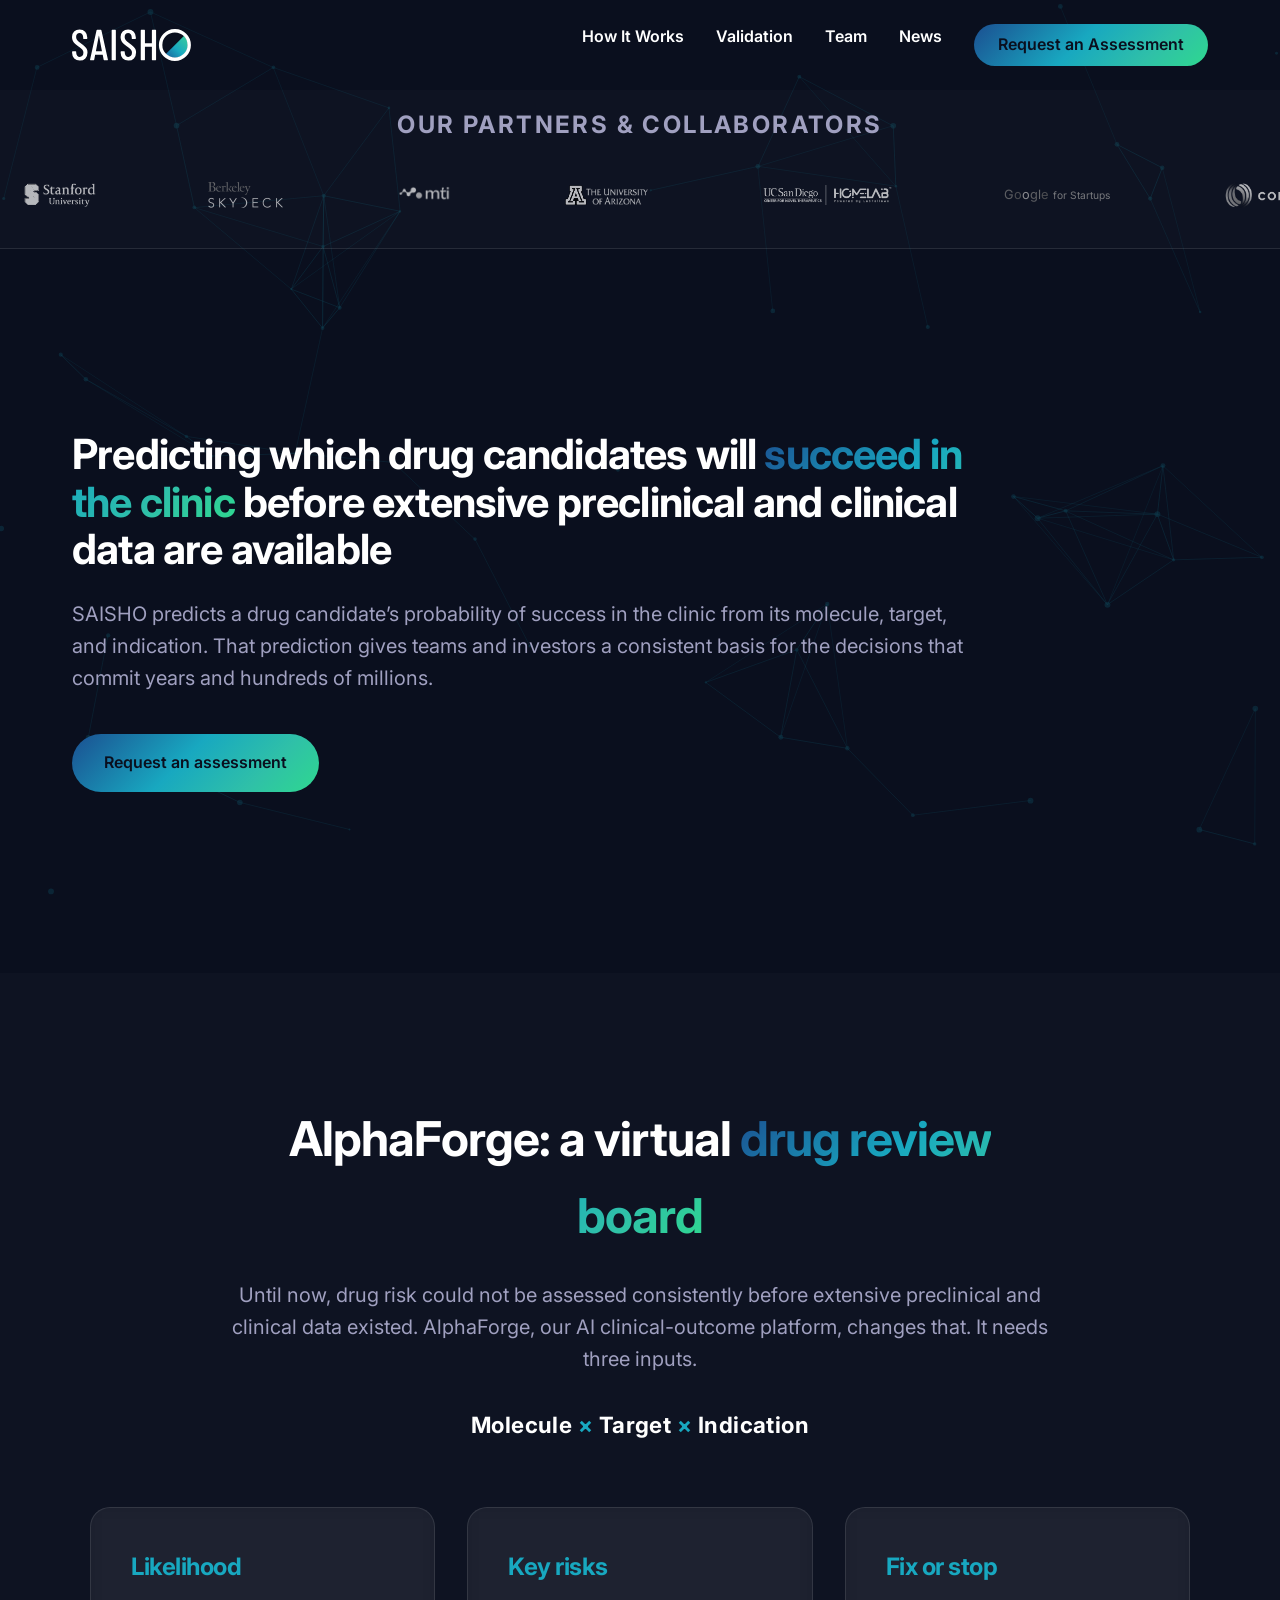
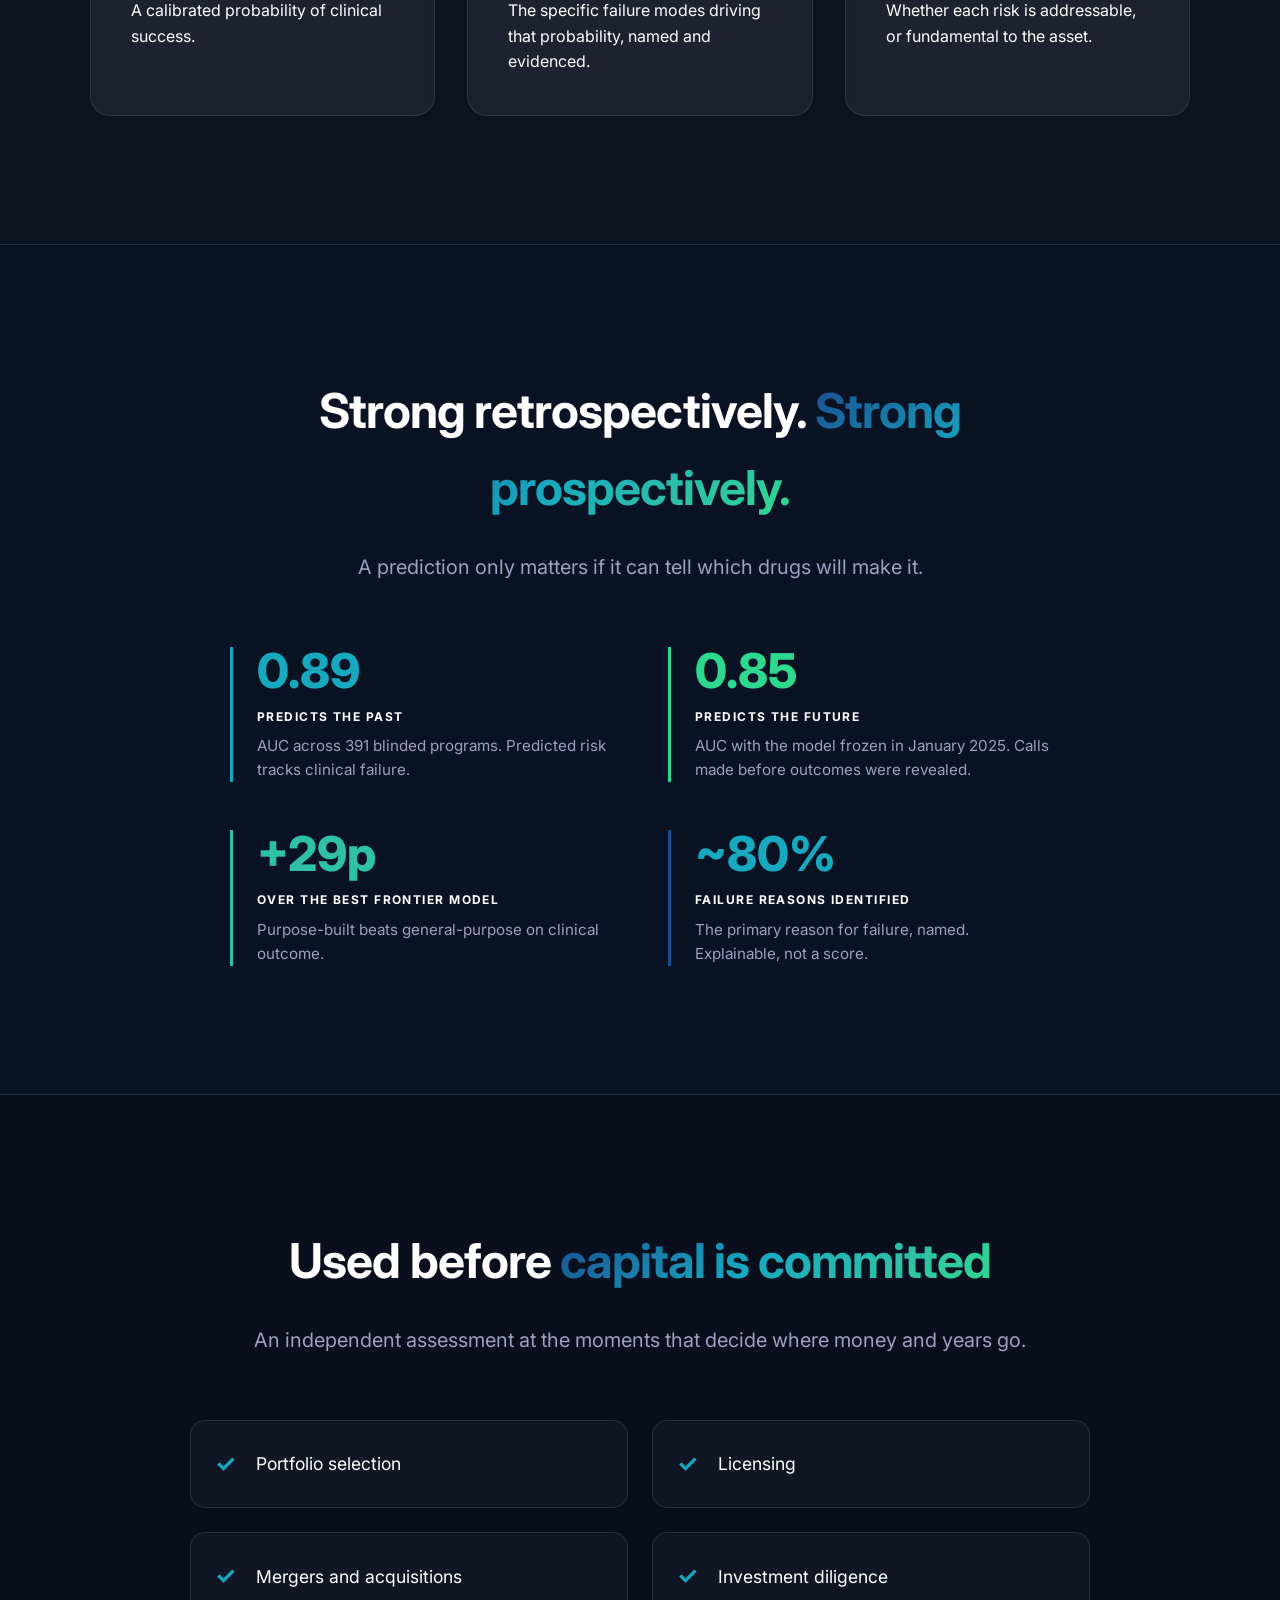
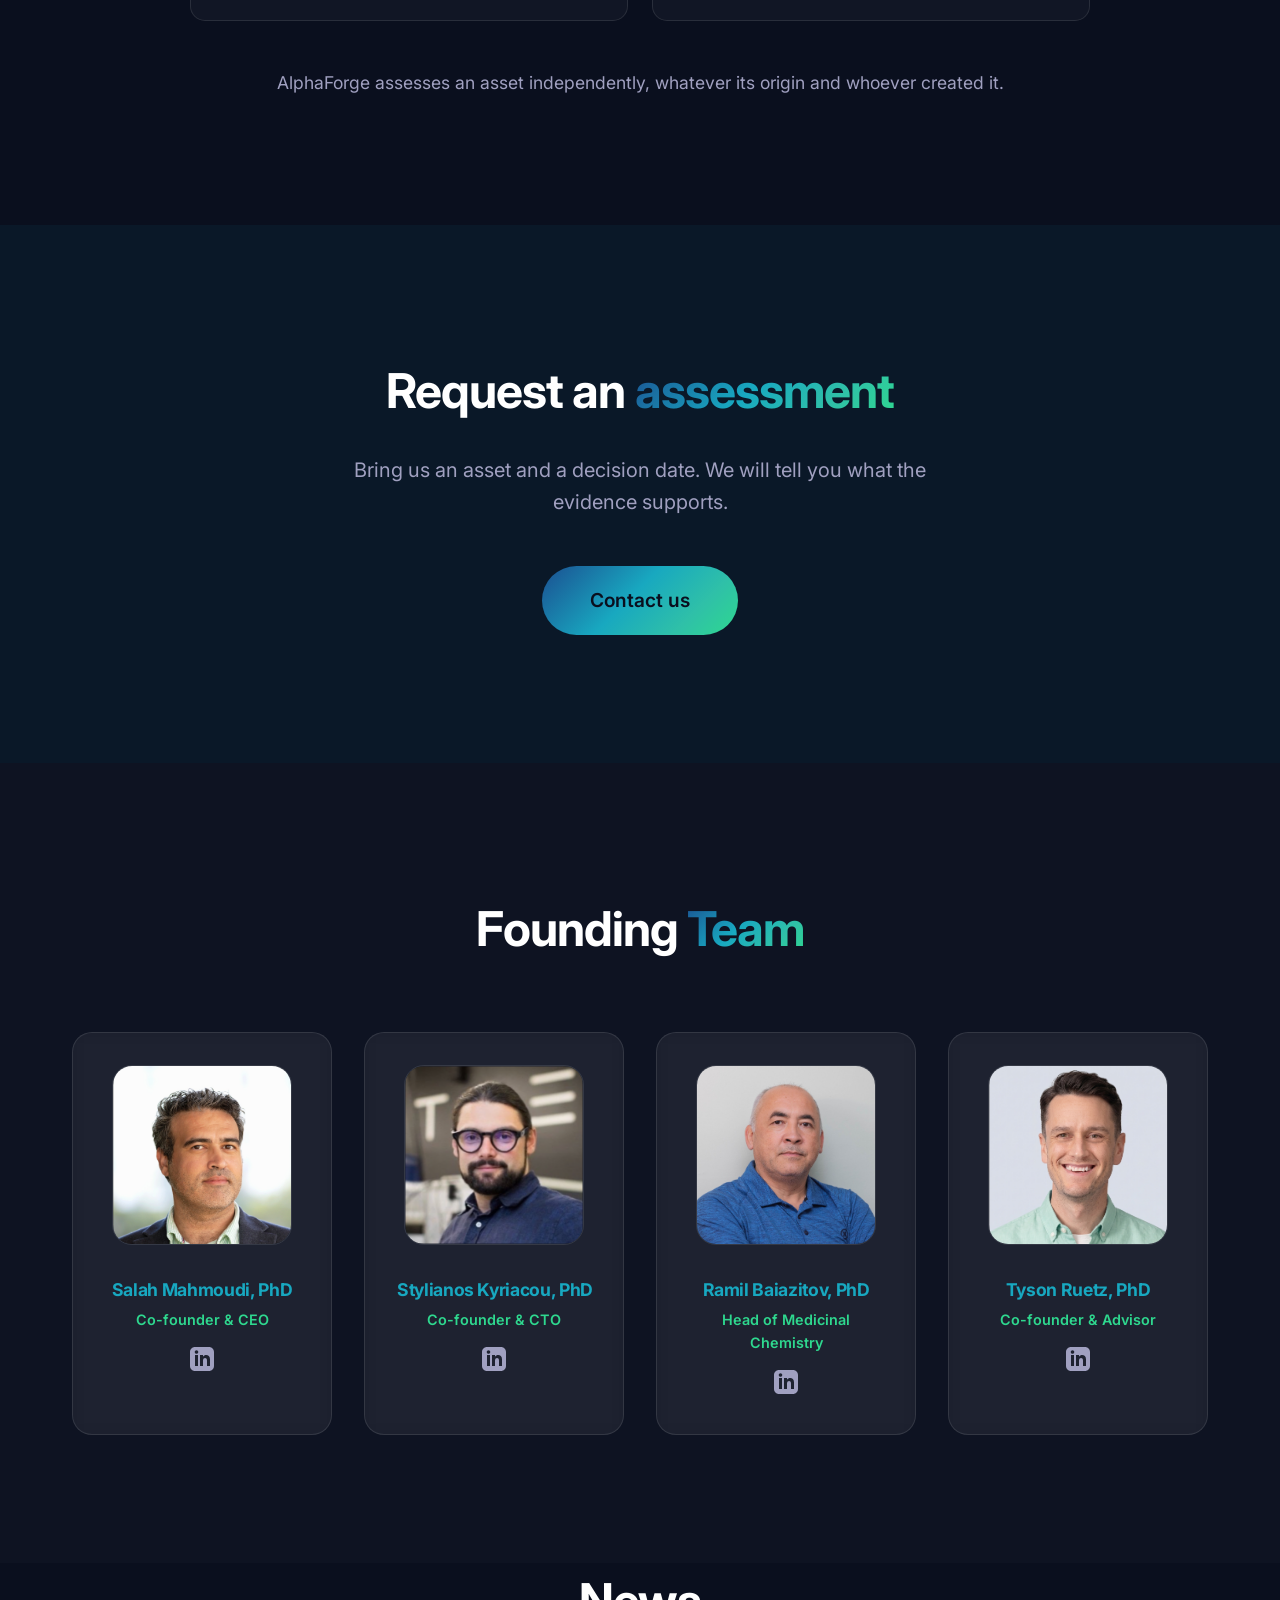
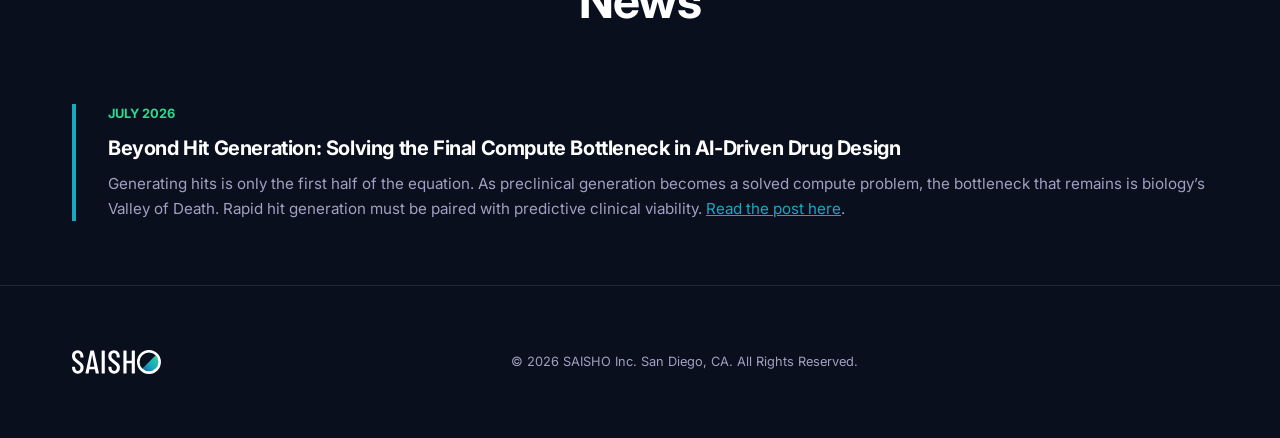
<file: index.html>
<!DOCTYPE html>
<html lang="en">
<head>
    <meta charset="UTF-8">
    <meta name="viewport" content="width=device-width, initial-scale=1.0">
    <title>SAISHO | Predicting the probability of clinical success</title>
    <meta name="description" content="SAISHO predicts which drug candidates will succeed in the clinic, from molecule, target, and indication, before extensive preclinical or clinical data exist.">
    <link rel="canonical" href="https://www.saisho.ai/">

    <!-- Open Graph / Twitter: without these, link previews fall back to the
         title alone and show no image. og:image must be raster; LinkedIn,
         Slack and X do not render SVG. -->
    <meta property="og:type" content="website">
    <meta property="og:site_name" content="SAISHO">
    <meta property="og:url" content="https://www.saisho.ai/">
    <meta property="og:title" content="SAISHO | Predicting the probability of clinical success">
    <meta property="og:description" content="AlphaForge predicts a drug candidate's probability of success in the clinic from its molecule, target, and indication, names the risks behind that number, and separates what is fixable from what should stop the program.">
    <meta property="og:image" content="https://www.saisho.ai/assets/social-card.png">
    <meta property="og:image:width" content="1200">
    <meta property="og:image:height" content="630">
    <meta property="og:image:alt" content="SAISHO: predicting which drug candidates will succeed in the clinic">
    <meta name="twitter:card" content="summary_large_image">
    <meta name="twitter:title" content="SAISHO | Predicting the probability of clinical success">
    <meta name="twitter:description" content="AlphaForge predicts a drug candidate's probability of success in the clinic from its molecule, target, and indication.">
    <meta name="twitter:image" content="https://www.saisho.ai/assets/social-card.png">
    <link rel="stylesheet" href="index.css">
    <link rel="preconnect" href="https://fonts.googleapis.com">
    <link rel="preconnect" href="https://fonts.gstatic.com" crossorigin>
    <link href="https://fonts.googleapis.com/css2?family=Inter:wght@400;600;700;800&display=swap" rel="stylesheet">
</head>
<body>
    <canvas id="bg-canvas"></canvas>

    <header>
        <nav class="container" style="display: flex; justify-content: space-between; align-items: center; padding: 1.5rem 2rem;">
            <div class="logo"><img src="assets/SAISHO-logo.svg" alt="SAISHO" style="height: 32px; width: auto; display: block;"></div>
            <div class="nav-links" style="display: flex; gap: 2rem;">
                <a href="#how" style="color: white; text-decoration: none; font-weight: 600;">How It Works</a>
                <a href="#validation" style="color: white; text-decoration: none; font-weight: 600;">Validation</a>
                <a href="#team" style="color: white; text-decoration: none; font-weight: 600;">Team</a>
                <a href="#news" style="color: white; text-decoration: none; font-weight: 600;">News</a>
                <a href="#assessment" class="btn btn-primary" style="padding: 0.5rem 1.5rem;">Request an Assessment</a>
            </div>
        </nav>
    </header>

        <!-- Partners Section -->
        <section id="partners" style="padding: 1rem 0; background: rgba(255,255,255,0.02); border-bottom: 1px solid var(--glass-border);">
            <div class="container" style="text-align: center; margin-bottom: 0.9rem;">
                <h3 style="font-size: 1.5rem; color: var(--text-muted); text-transform: uppercase; letter-spacing: 0.1em;">Our Partners & Collaborators</h3>
            </div>
            <div class="partners-container">
                <div class="partners-track">
                    <!-- Stanford (Updated Horizontal Asset) -->
                    <div class="partner-logo-container" style="height: 40px;">
                        <img src="assets/logos/stanford.png" class="partner-logo-img" alt="Stanford University">
                    </div>
                    
                    <!-- Berkeley SkyDeck (High Res Asset) -->
                    <div class="partner-logo-container">
                        <img src="assets/logos/skydeck.png" class="partner-logo-img" alt="Berkeley SkyDeck">
                    </div>

                    <!-- UC Berkeley MTI (High Res Asset) -->
                    <div class="partner-logo-container" style="height: 58px;">
                        <img src="assets/logos/ucb_mti.png" class="partner-logo-img" alt="UC Berkeley MTI">
                    </div>

                    <!-- University of Arizona (High Res Horizontal Asset) -->
                    <div class="partner-logo-container" style="height: 20px;">
                        <img src="assets/logos/arizona.png" class="partner-logo-img" alt="University of Arizona">
                    </div>

                    <!-- UCSD / HomeLab (High Res Asset) -->
                    <div class="partner-logo-container" style="height: 38px;">
                        <img src="assets/logos/homelab.png" class="partner-logo-img" alt="UCSD HomeLab">
                    </div>
                    
                    <!-- Google for Startups (Recreated) -->
                    <div class="partner-logo-custom" style="height: 38px; font-size: 0.8rem;">
                        <span style="color: #4285F4;">G</span><span style="color: #EA4335;">o</span><span style="color: #FBBC05;">o</span><span style="color: #4285F4;">g</span><span style="color: #34A853;">l</span><span style="color: #EA4335;">e</span>
                        <span style="font-size: 0.8em; margin-left: 5px; color: #a0a0c0;">for Startups</span>
                    </div>

                    <!-- Connect San Diego (Official Asset) -->
                    <div class="partner-logo-container">
                        <img src="assets/logos/connect.png" class="partner-logo-img" alt="Connect San Diego">
                    </div>

                    <!-- Duplicate for seamless scroll -->
                    <div class="partner-logo-container" style="height: 40px;">
                        <img src="assets/logos/stanford.png" class="partner-logo-img" alt="Stanford University">
                    </div>
                    <div class="partner-logo-container">
                        <img src="assets/logos/skydeck.png" class="partner-logo-img" alt="Berkeley SkyDeck">
                    </div>
                    <div class="partner-logo-container" style="height: 58px;">
                        <img src="assets/logos/ucb_mti.png" class="partner-logo-img" alt="UC Berkeley MTI">
                    </div>
                    <div class="partner-logo-container" style="height: 20px;">
                        <img src="assets/logos/arizona.png" class="partner-logo-img" alt="University of Arizona">
                    </div>
                    <div class="partner-logo-container" style="height: 38px;">
                        <img src="assets/logos/homelab.png" class="partner-logo-img" alt="UCSD HomeLab">
                    </div>
                    <div class="partner-logo-custom" style="height: 38px; font-size: 0.8rem;">
                        <span style="color: #4285F4;">G</span><span style="color: #EA4335;">o</span><span style="color: #FBBC05;">o</span><span style="color: #4285F4;">g</span><span style="color: #34A853;">l</span><span style="color: #EA4335;">e</span>
                        <span style="font-size: 0.8em; margin-left: 5px; color: #a0a0c0;">for Startups</span>
                    </div>
                </div>
            </div>
        </section>

    <main>
        <!-- Hero -->
        <section class="hero container">
            <div class="hero-content">
                <h1 class="reveal">Predicting which drug candidates will <span class="gradient-text">succeed in the clinic</span> before extensive preclinical and clinical data are available</h1>
                <p class="reveal" style="animation-delay: 0.2s;">SAISHO predicts a drug candidate’s probability of success in the clinic from its molecule, target, and indication. That prediction gives teams and investors a consistent basis for the decisions that commit years and hundreds of millions.</p>
                <div class="hero-actions reveal" style="animation-delay: 0.4s;">
                    <a href="#assessment" class="btn btn-primary">Request an assessment</a>
                </div>
            </div>
        </section>

        <!-- What we do -->
        <section id="how" style="background: rgba(255,255,255,0.02);">
            <div class="container">
                <div style="max-width: 820px; margin: 0 auto 4rem; text-align: center;">
                    <h2 style="font-size: 3rem; margin-bottom: 1.5rem;">AlphaForge: a virtual <span class="gradient-text">drug review board</span></h2>
                    <p style="color: var(--text-muted); font-size: 1.25rem;">
                        Until now, drug risk could not be assessed consistently before extensive preclinical and clinical data existed. AlphaForge, our AI clinical-outcome platform, changes that. It needs three inputs.
                    </p>
                    <p style="font-size: 1.4rem; font-weight: 700; margin-top: 2rem; letter-spacing: 0.02em;">
                        Molecule <span style="color: var(--primary-color);">&times;</span> Target <span style="color: var(--primary-color);">&times;</span> Indication
                    </p>
                </div>
                <div class="grid" style="max-width: 1100px; margin: 0 auto;">
                    <div class="card">
                        <h3 style="font-size: 1.5rem; margin-bottom: 0.75rem;">Likelihood</h3>
                        <p>A calibrated probability of clinical success.</p>
                    </div>
                    <div class="card">
                        <h3 style="font-size: 1.5rem; margin-bottom: 0.75rem;">Key risks</h3>
                        <p>The specific failure modes driving that probability, named and evidenced.</p>
                    </div>
                    <div class="card">
                        <h3 style="font-size: 1.5rem; margin-bottom: 0.75rem;">Fix or stop</h3>
                        <p>Whether each risk is addressable, or fundamental to the asset.</p>
                    </div>
                </div>
            </div>
        </section>

        <!-- Validation -->
        <section id="validation" style="padding: 8rem 0; background: rgba(24, 168, 192, 0.03); border-top: 1px solid var(--glass-border); border-bottom: 1px solid var(--glass-border);">
            <div class="container">
                <div style="max-width: 780px; margin: 0 auto 4rem; text-align: center;">
                    <h2 style="font-size: 3rem; margin-bottom: 1.5rem;">Strong retrospectively. <span class="gradient-text">Strong prospectively.</span></h2>
                    <p style="color: var(--text-muted); font-size: 1.25rem;">A prediction only matters if it can tell which drugs will make it.</p>
                </div>
                <div style="display: grid; grid-template-columns: repeat(auto-fit, minmax(300px, 1fr)); max-width: 820px; margin: 0 auto; gap: 3rem 3.5rem;">
                    <div style="border-left: 3px solid var(--primary-color); padding-left: 1.5rem;">
                        <div style="font-size: 3rem; font-weight: 800; line-height: 1; color: var(--primary-color);">0.89</div>
                        <div style="font-size: 0.75rem; font-weight: 700; letter-spacing: 0.12em; text-transform: uppercase; margin: 0.75rem 0 0.5rem;">Predicts the past</div>
                        <p style="font-size: 0.95rem; color: var(--text-muted); margin: 0;">AUC across 391 blinded programs. Predicted risk tracks clinical failure.</p>
                    </div>
                    <div style="border-left: 3px solid var(--secondary-color); padding-left: 1.5rem;">
                        <div style="font-size: 3rem; font-weight: 800; line-height: 1; color: var(--secondary-color);">0.85</div>
                        <div style="font-size: 0.75rem; font-weight: 700; letter-spacing: 0.12em; text-transform: uppercase; margin: 0.75rem 0 0.5rem;">Predicts the future</div>
                        <p style="font-size: 0.95rem; color: var(--text-muted); margin: 0;">AUC with the model frozen in January 2025. Calls made before outcomes were revealed.</p>
                    </div>
                    <div style="border-left: 3px solid var(--logo-aqua); padding-left: 1.5rem;">
                        <div style="font-size: 3rem; font-weight: 800; line-height: 1; color: var(--logo-aqua);">+29p</div>
                        <div style="font-size: 0.75rem; font-weight: 700; letter-spacing: 0.12em; text-transform: uppercase; margin: 0.75rem 0 0.5rem;">Over the best frontier model</div>
                        <p style="font-size: 0.95rem; color: var(--text-muted); margin: 0;">Purpose-built beats general-purpose on clinical outcome.</p>
                    </div>
                    <div style="border-left: 3px solid var(--logo-blue); padding-left: 1.5rem;">
                        <div style="font-size: 3rem; font-weight: 800; line-height: 1; color: var(--logo-teal);">~80%</div>
                        <div style="font-size: 0.75rem; font-weight: 700; letter-spacing: 0.12em; text-transform: uppercase; margin: 0.75rem 0 0.5rem;">Failure reasons identified</div>
                        <p style="font-size: 0.95rem; color: var(--text-muted); margin: 0;">The primary reason for failure, named. Explainable, not a score.</p>
                    </div>
                </div>
            </div>
        </section>

        <!-- Where it is used -->
        <section id="uses">
            <div class="container">
                <div style="max-width: 780px; margin: 0 auto 4rem; text-align: center;">
                    <h2 style="font-size: 3rem; margin-bottom: 1.5rem;">Used before <span class="gradient-text">capital is committed</span></h2>
                    <p style="color: var(--text-muted); font-size: 1.25rem;">An independent assessment at the moments that decide where money and years go.</p>
                </div>
                <div class="grid" style="max-width: 900px; margin: 0 auto; gap: 1.5rem;">
                    <div style="display: flex; align-items: center; gap: 1.25rem; background: rgba(255,255,255,0.03); padding: 1.5rem; border-radius: 15px; border: 1px solid var(--glass-border);">
                        <span style="color: var(--primary-color); font-size: 1.5rem; font-weight: bold;">&check;</span>
                        <p style="font-size: 1.1rem; margin: 0;">Portfolio selection</p>
                    </div>
                    <div style="display: flex; align-items: center; gap: 1.25rem; background: rgba(255,255,255,0.03); padding: 1.5rem; border-radius: 15px; border: 1px solid var(--glass-border);">
                        <span style="color: var(--primary-color); font-size: 1.5rem; font-weight: bold;">&check;</span>
                        <p style="font-size: 1.1rem; margin: 0;">Licensing</p>
                    </div>
                    <div style="display: flex; align-items: center; gap: 1.25rem; background: rgba(255,255,255,0.03); padding: 1.5rem; border-radius: 15px; border: 1px solid var(--glass-border);">
                        <span style="color: var(--primary-color); font-size: 1.5rem; font-weight: bold;">&check;</span>
                        <p style="font-size: 1.1rem; margin: 0;">Mergers and acquisitions</p>
                    </div>
                    <div style="display: flex; align-items: center; gap: 1.25rem; background: rgba(255,255,255,0.03); padding: 1.5rem; border-radius: 15px; border: 1px solid var(--glass-border);">
                        <span style="color: var(--primary-color); font-size: 1.5rem; font-weight: bold;">&check;</span>
                        <p style="font-size: 1.1rem; margin: 0;">Investment diligence</p>
                    </div>
                </div>
                <p style="max-width: 780px; margin: 3rem auto 0; text-align: center; color: var(--text-muted); font-size: 1.1rem;">
                    AlphaForge assesses an asset independently, whatever its origin and whoever created it.
                </p>
            </div>
        </section>

        <!-- Assessment CTA -->
        <section id="assessment" style="background: rgba(24, 168, 192, 0.06); text-align: center;">
            <div class="container">
                <h2 style="font-size: 3rem; margin-bottom: 1.5rem;">Request an <span class="gradient-text">assessment</span></h2>
                <p style="max-width: 640px; margin: 0 auto 3rem; color: var(--text-muted); font-size: 1.25rem;">
                    Bring us an asset and a decision date. We will tell you what the evidence supports.
                </p>
                <a href="mailto:salah@saisho.ai" class="btn btn-primary" style="font-size: 1.2rem; padding: 1.2rem 3rem;">Contact us</a>
            </div>
        </section>

        <!-- Team Section -->
        <section id="team" style="background: rgba(255,255,255,0.02);">
            <div class="container">
                <h2 style="text-align: center; font-size: 3rem; margin-bottom: 4rem;">Founding <span class="gradient-text">Team</span></h2>
                <div class="team-grid">
                    <div class="card team-card">
                        <img src="assets/team/salah.png" alt="Salah Mahmoudi">
                        <h3>Salah Mahmoudi, PhD</h3>
                        <div class="role">Co-founder & CEO</div>
                        <a href="https://www.linkedin.com/in/salah-mahmoudi/" target="_blank">
                            <svg class="linkedin-icon" viewBox="0 0 24 24"><path d="M19 0h-14c-2.761 0-5 2.239-5 5v14c0 2.761 2.239 5 5 5h14c2.762 0 5-2.239 5-5v-14c0-2.761-2.238-5-5-5zm-11 19h-3v-11h3v11zm-1.5-12.268c-.966 0-1.75-.79-1.75-1.764s.784-1.764 1.75-1.764 1.75.79 1.75 1.764-.783 1.764-1.75 1.764zm13.5 12.268h-3v-5.604c0-3.368-4-3.113-4 0v5.604h-3v-11h3v1.765c1.396-2.586 7-2.777 7 2.476v6.759z"/></svg>
                        </a>
                    </div>
                    <div class="card team-card">
                        <img src="assets/team/stylianos.png" alt="Stylianos Kyriacou">
                        <h3>Stylianos Kyriacou, PhD</h3>
                        <div class="role">Co-founder & CTO</div>
                        <a href="https://www.linkedin.com/in/stylianoskyriacou/" target="_blank">
                            <svg class="linkedin-icon" viewBox="0 0 24 24"><path d="M19 0h-14c-2.761 0-5 2.239-5 5v14c0 2.761 2.239 5 5 5h14c2.762 0 5-2.239 5-5v-14c0-2.761-2.238-5-5-5zm-11 19h-3v-11h3v11zm-1.5-12.268c-.966 0-1.75-.79-1.75-1.764s.784-1.764 1.75-1.764 1.75.79 1.75 1.764-.783 1.764-1.75 1.764zm13.5 12.268h-3v-5.604c0-3.368-4-3.113-4 0v5.604h-3v-11h3v1.765c1.396-2.586 7-2.777 7 2.476v6.759z"/></svg>
                        </a>
                    </div>
                    <div class="card team-card">
                        <img src="assets/team/ramil.png" alt="Ramil Baiazitov">
                        <h3>Ramil Baiazitov, PhD</h3>
                        <div class="role">Head of Medicinal Chemistry</div>
                        <a href="https://www.linkedin.com/in/ramil-baiazitov-46618516/" target="_blank">
                            <svg class="linkedin-icon" viewBox="0 0 24 24"><path d="M19 0h-14c-2.761 0-5 2.239-5 5v14c0 2.761 2.239 5 5 5h14c2.762 0 5-2.239 5-5v-14c0-2.761-2.238-5-5-5zm-11 19h-3v-11h3v11zm-1.5-12.268c-.966 0-1.75-.79-1.75-1.764s.784-1.764 1.75-1.764 1.75.79 1.75 1.764-.783 1.764-1.75 1.764zm13.5 12.268h-3v-5.604c0-3.368-4-3.113-4 0v5.604h-3v-11h3v1.765c1.396-2.586 7-2.777 7 2.476v6.759z"/></svg>
                        </a>
                    </div>
                    <div class="card team-card">
                        <img src="assets/team/tyson.jpg" alt="Tyson Ruetz">
                        <h3>Tyson Ruetz, PhD</h3>
                        <div class="role">Co-founder & Advisor</div>
                        <a href="https://www.linkedin.com/in/tyson-ruetz-98aa8580/" target="_blank">
                            <svg class="linkedin-icon" viewBox="0 0 24 24"><path d="M19 0h-14c-2.761 0-5 2.239-5 5v14c0 2.761 2.239 5 5 5h14c2.762 0 5-2.239 5-5v-14c0-2.761-2.238-5-5-5zm-11 19h-3v-11h3v11zm-1.5-12.268c-.966 0-1.75-.79-1.75-1.764s.784-1.764 1.75-1.764 1.75.79 1.75 1.764-.783 1.764-1.75 1.764zm13.5 12.268h-3v-5.604c0-3.368-4-3.113-4 0v5.604h-3v-11h3v1.765c1.396-2.586 7-2.777 7 2.476v6.759z"/></svg>
                        </a>
                    </div>
                </div>
            </div>
        </section>

        <!-- News Section -->
        <section id="news" class="container">
            <h2 style="text-align: center; font-size: 3rem; margin-bottom: 4rem;">News</h2>
            <div class="news-grid">
                <div class="news-item reveal">
                    <div class="news-date">July 2026</div>
                    <h3 class="news-title">Beyond Hit Generation: Solving the Final Compute Bottleneck in AI-Driven Drug Design</h3>
                    <p class="news-excerpt">Generating hits is only the first half of the equation. As preclinical generation becomes a solved compute problem, the bottleneck that remains is biology’s Valley of Death. Rapid hit generation must be paired with predictive clinical viability. <a href="https://stylianoskyriacou.ai/blog_posts/beyond_hit_generation_solving_the_final_compute_bottleneck_in_ai_driven_drug_design.html" target="_blank" rel="noopener" style="color: var(--primary-color); text-decoration: underline;">Read the post here</a>.</p>
                </div>
            </div>
        </section>

    </main>

    <footer style="padding: 4rem 0; border-top: 1px solid var(--glass-border); margin-top: 4rem;">
        <div class="container" style="display: flex; justify-content: space-between; align-items: center;">
            <div class="logo"><img src="assets/SAISHO-logo.svg" alt="SAISHO" style="height: 24px; width: auto; display: block;"></div>
            <p style="color: var(--text-muted); font-size: 0.8rem;">© 2026 SAISHO Inc. San Diego, CA. All Rights Reserved.</p>
            <div class="socials" style="display: flex; gap: 1rem;">
                <!-- Social Icons -->
            </div>
        </div>
    </footer>

    <script src="main.js"></script>
    <style>

        .partner-logo-container {
            display: flex;
            align-items: center;
            justify-content: center;
            height: 26px; /* Standardized height */
            filter: grayscale(1) invert(1) brightness(2);
            opacity: 0.7;
            transition: all 0.3s ease;
            margin: 0 1.5rem;
            flex-shrink: 0;
        }
        
        .partner-logo-container:hover {
            filter: grayscale(0) invert(0) brightness(1);
            opacity: 1;
        }

        .partner-logo-img {
            max-height: 100%;
            max-width: 132px; /* Prevents extremely wide logos from breaking balance */
            width: auto;
            object-fit: contain;
        }

        .partner-logo-custom {
            height: 26px; /* Matches container height */
            display: flex;
            align-items: center;
            justify-content: center;
            font-family: 'Inter', sans-serif;
            font-size: 0.75rem;
            filter: grayscale(1) opacity(0.7);
            transition: all 0.3s ease;
            white-space: nowrap;
            margin: 0 1.5rem;
            flex-shrink: 0;
        }
        
        .partners-track:hover .partner-logo-custom {
            filter: grayscale(0) opacity(1);
        }
    </style>
</body>
</html>
</file>
<file: index.css>
/* SAISHO - AlphaForge Design System */
:root {
    /* Brand gradient stops, taken from the ring mark in the SAISHO logo
       (assets/SAISHO-logo.svg, #saishoGradient). */
    --logo-blue: #1b4f91;
    --logo-teal: #18a8c0;
    --logo-aqua: #2fc0a8;
    --logo-green: #2fd88f;

    --bg-color: #0a0f1e;
    --card-bg: rgba(255, 255, 255, 0.05);
    --primary-color: var(--logo-teal);
    --primary-rgb: 24, 168, 192;
    --secondary-color: var(--logo-green);
    --text-main: #ffffff;
    --text-muted: #a0a0c0;
    --accent-gradient: linear-gradient(135deg, var(--logo-blue) 0%, var(--logo-teal) 45%, var(--logo-aqua) 75%, var(--logo-green) 100%);
    --glass-border: rgba(255, 255, 255, 0.1);
    --font-sans: 'Inter', system-ui, -apple-system, sans-serif;
}

* {
    margin: 0;
    padding: 0;
    box-sizing: border-box;
}

body {
    background-color: var(--bg-color);
    color: var(--text-main);
    font-family: var(--font-sans);
    line-height: 1.6;
    overflow-x: hidden;
}

/* Background Animation */
#bg-canvas {
    position: fixed;
    top: 0;
    left: 0;
    width: 100%;
    height: 100%;
    z-index: -1;
    opacity: 0.3;
}

/* Typography */
h1, h2, h3 {
    font-weight: 700;
    letter-spacing: -0.02em;
}

.gradient-text {
    background: var(--accent-gradient);
    -webkit-background-clip: text;
    -webkit-text-fill-color: transparent;
}

/* Layout */
.container {
    max-width: 1200px;
    margin: 0 auto;
    padding: 0 2rem;
}

section {
    padding: 8rem 0;
}

/* Hero Section */
.hero {
    /* min-height rather than a fixed 100vh: the partners banner now sits
       above the hero, so a full viewport height here would push the CTA
       below the fold. height: auto keeps tall content from being clipped
       by the overflow: hidden below. */
    min-height: calc(100vh - 11rem);
    height: auto;
    display: flex;
    align-items: center;
    position: relative;
    overflow: hidden;
}

.hero-content {
    position: relative;
    z-index: 10;
    max-width: 900px;
}

.hero h1 {
    /* 3.6rem rather than 4.5rem: the headline is a full sentence, and the
       larger size orphaned its last word. The mobile clamp in the
       max-width: 992px block still overrides this. */
    font-size: 2.6rem;
    line-height: 1.15;
    margin-bottom: 1.5rem;
}

.hero p {
    font-size: 1.25rem;
    color: var(--text-muted);
    margin-bottom: 2.5rem;
}

.hero-image {
    position: absolute;
    right: -10%;
    top: 50%;
    transform: translateY(-50%);
    width: 60%;
    z-index: 1;
    opacity: 0.8;
}

.hero-image img {
    width: 100%;
    height: auto;
    filter: drop-shadow(0 0 50px rgba(var(--primary-rgb), 0.3));
    mix-blend-mode: screen;
    -webkit-mask-image: radial-gradient(circle at center, black 40%, transparent 80%);
    mask-image: radial-gradient(circle at center, black 40%, transparent 80%);
}

/* Buttons */
.btn {
    display: inline-block;
    padding: 1rem 2rem;
    border-radius: 50px;
    text-decoration: none;
    font-weight: 600;
    transition: all 0.3s ease;
    cursor: pointer;
}

.btn-primary {
    background: var(--accent-gradient);
    color: var(--bg-color);
}

.btn-primary:hover {
    transform: scale(1.05);
    box-shadow: 0 0 20px rgba(var(--primary-rgb), 0.4);
}

/* Features/Platform */
.grid {
    display: grid;
    grid-template-columns: repeat(auto-fit, minmax(300px, 1fr));
    gap: 2rem;
}

.card {
    background: var(--card-bg);
    border: 1px solid var(--glass-border);
    backdrop-filter: blur(10px);
    padding: 2.5rem;
    border-radius: 20px;
    transition: all 0.3s ease;
}

.card:hover {
    transform: translateY(-10px);
    border-color: var(--primary-color);
    box-shadow: 0 10px 30px rgba(var(--primary-rgb), 0.1);
}

.card h3 {
    margin-bottom: 1rem;
    color: var(--primary-color);
}

/* Partner Slider */
.partners-container {
    overflow: hidden;
    padding: 0.5rem 0;
    white-space: nowrap;
    position: relative;
}

.partners-track {
    display: inline-flex;
    animation: scroll 40s linear infinite;
    gap: 4rem;
    align-items: center;
}

.partner-logo {
    height: 60px;
    filter: grayscale(1) invert(1) opacity(0.7);
    transition: all 0.3s ease;
}

.partner-logo:hover {
    filter: grayscale(0) invert(0) opacity(1);
}

@keyframes scroll {
    0% { transform: translateX(0); }
    100% { transform: translateX(-50%); }
}

/* Team Section */
.team-grid {
    display: grid;
    grid-template-columns: repeat(auto-fit, minmax(250px, 1fr));
    gap: 2rem;
}

.team-card {
    text-align: center;
    padding: 2rem;
}

.team-card img {
    width: 180px;
    height: 180px;
    border-radius: 20px;
    margin-bottom: 1.5rem;
    border: 1px solid var(--glass-border);
    object-fit: cover;
    transition: all 0.3s ease;
}

.team-card:hover img {
    border-color: var(--primary-color);
    transform: scale(1.05);
}

.team-card h3 {
    font-size: clamp(0.95rem, 1.5vw, 1.1rem);
    margin-bottom: 0.25rem;
    white-space: nowrap;
}

.team-card .role {
    color: var(--secondary-color);
    font-weight: 600;
    font-size: 0.9rem;
    margin-bottom: 1rem;
}

.linkedin-icon {
    display: inline-block;
    width: 24px;
    height: 24px;
    fill: var(--text-muted);
    transition: fill 0.3s ease;
}

.team-card a:hover .linkedin-icon {
    fill: var(--primary-color);
}

/* News Section */
.news-grid {
    display: grid;
    grid-template-columns: repeat(auto-fit, minmax(280px, 1fr));
    gap: 2rem;
}

.news-item {
    border-left: 4px solid var(--primary-color);
    padding-left: 2rem;
}

.news-date {
    font-size: 0.8rem;
    color: var(--secondary-color);
    font-weight: 700;
    text-transform: uppercase;
}

.news-title {
    font-size: 1.25rem;
    margin: 0.5rem 0;
    font-weight: 700;
}

.news-excerpt {
    font-size: 0.95rem;
    color: var(--text-muted);
}

/* Animations */
@keyframes fadeIn {
    from { opacity: 0; transform: translateY(20px); }
    to { opacity: 1; transform: translateY(0); }
}

.reveal {
    animation: fadeIn 1s ease forwards;
}

.aged-hero {
    padding-top: 12rem;
}

.aged-hero h1 {
    font-size: 4.5rem;
}

@media (max-width: 768px) {
    .aged-hero {
        padding-top: 8rem;
    }
    .aged-hero h1 {
        font-size: 2.5rem !important;
    }
}

/* Responsive */
@media (max-width: 992px) {
    section { padding: 4rem 0; }
    
    .hero {
        flex-direction: column;
        justify-content: center;
        text-align: center;
        height: auto;
        padding-top: 8rem;
        padding-bottom: 4rem;
    }
    
    .hero h1 { 
        font-size: clamp(2.5rem, 8vw, 3.5rem); 
        line-height: 1.2;
    }
    
    .hero p {
        font-size: 1.1rem;
        margin: 0 auto 2rem;
    }

    .hero-image {
        position: relative;
        right: 0;
        width: 100%;
        margin-top: 3rem;
        transform: none;
        top: 0;
        opacity: 0.6;
    }
}

@media (max-width: 768px) {
    header nav {
        flex-direction: column;
        gap: 1.5rem;
        padding: 1.5rem 1rem !important;
    }

    .nav-links {
        flex-wrap: wrap;
        justify-content: center;
        gap: 1rem !important;
        font-size: 0.9rem;
    }

    .nav-links a {
        padding: 0.5rem;
    }

    .nav-links .btn {
        width: 100%;
        text-align: center;
    }

    .grid {
        grid-template-columns: 1fr !important;
        gap: 1.5rem;
    }

    /* Platform Section Responsive Fixes */
    .platform-flex {
        flex-direction: column !important;
        gap: 2rem !important;
    }

    .platform-image-container {
        min-height: auto !important;
        padding: 2rem 0;
    }

    .platform-image-container img {
        max-width: 100% !important;
    }

    .spinning-circle-1 { width: 300px !important; height: 300px !important; }
    .spinning-circle-2 { width: 340px !important; height: 340px !important; }

    .metric-badge {
        right: 50% !important;
        transform: translateX(50%) !important;
        bottom: -2rem !important;
        width: max-content;
    }

    /* Decision Support Fix */
    .decision-grid {
        grid-template-columns: 1fr !important;
        max-width: 100% !important;
    }

    /* Typography adjustments */
    h1 { font-size: 2.5rem !important; }
    h2 { font-size: 2.2rem !important; }
    h3 { font-size: 1.8rem !important; }

    .container {
        padding: 0 1.5rem;
    }

    footer .container {
        flex-direction: column;
        gap: 2rem;
        text-align: center;
    }
}

/* Helper Classes for Mobile-First Grids */
.flex-column-mobile {
    display: flex;
}

@media (max-width: 768px) {
    .flex-column-mobile {
        flex-direction: column;
    }
}
</file>
